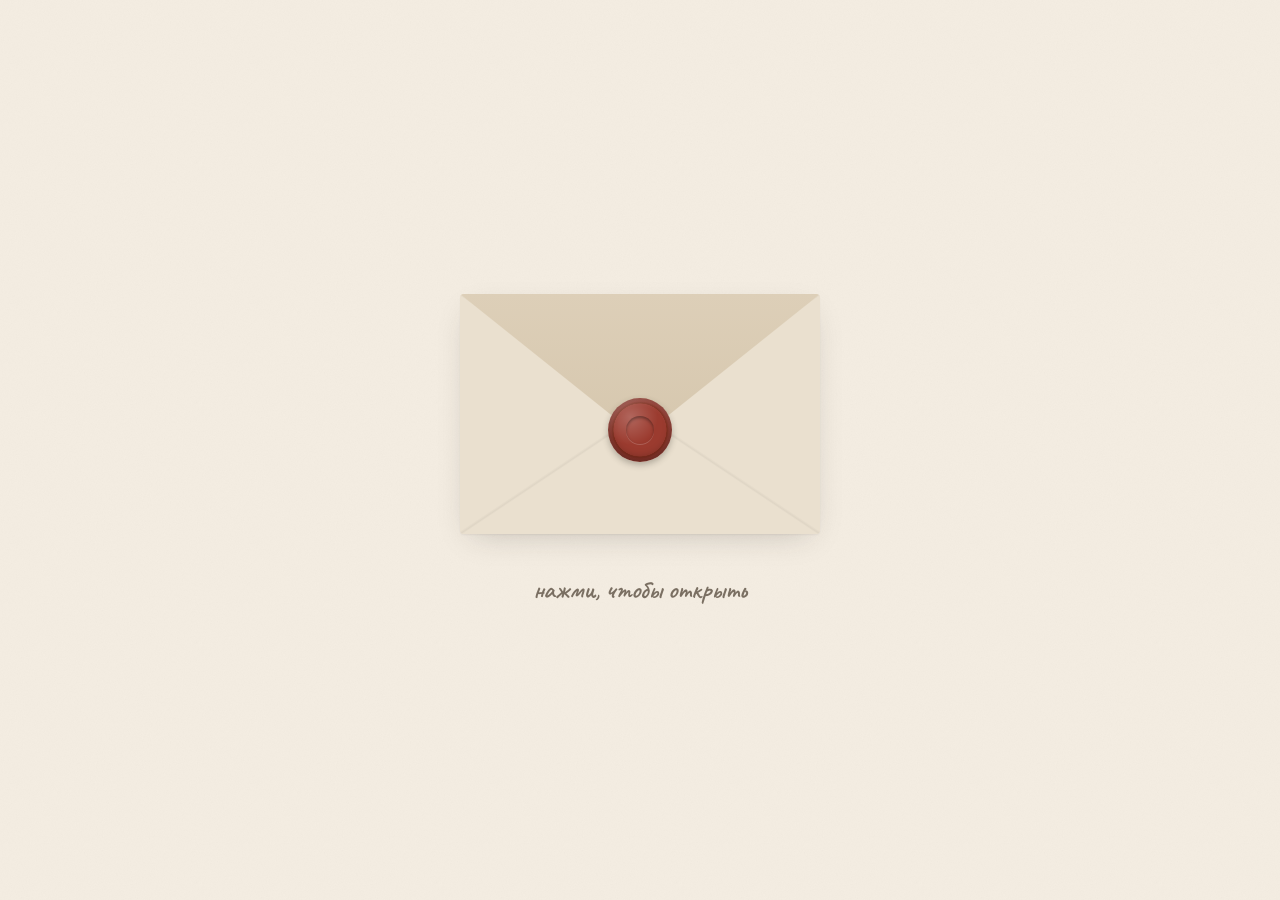
<file: index.html>
<!DOCTYPE html>
<html lang="ru">
<head>
  <meta charset="UTF-8">
  <meta name="viewport" content="width=device-width, initial-scale=1, viewport-fit=cover">
  <meta name="theme-color" content="#F4EDE2">
  <title>С днём рождения, брат!</title>
  <meta name="description" content="Письмо и немного нашей истории — лично тебе.">
  <!-- Сайт личный: просим поисковики не показывать его в выдаче -->
  <meta name="robots" content="noindex, nofollow">

  <!-- Open Graph: карточка ссылки в Telegram / VK / WhatsApp -->
  <meta property="og:type" content="website">
  <meta property="og:locale" content="ru_RU">
  <meta property="og:title" content="С днём рождения, брат!">
  <meta property="og:description" content="Тебе письмо. Открой конверт — внутри немного нашей истории.">
  <!-- Картинка превью. Адрес обязательно полный: Telegram не понимает относительные пути -->
  <meta property="og:url" content="https://kuzyyyaaaaa.github.io/podaroktimoxe/">
  <meta property="og:image" content="https://kuzyyyaaaaa.github.io/podaroktimoxe/photos/cover.jpg">
  <meta property="og:image:width" content="1200">
  <meta property="og:image:height" content="630">
  <meta name="twitter:card" content="summary_large_image">
  <meta name="twitter:title" content="С днём рождения, брат!">
  <meta name="twitter:description" content="Тебе письмо. Открой конверт — внутри немного нашей истории.">
  <meta name="twitter:image" content="https://kuzyyyaaaaa.github.io/podaroktimoxe/photos/cover.jpg">

  <!-- Шрифты: Cormorant Garamond (заголовки), Onest (текст), Caveat (рукопись). Кириллица подключается через unicode-range. -->
  <link rel="preconnect" href="https://fonts.googleapis.com">
  <link rel="preconnect" href="https://fonts.gstatic.com" crossorigin>
  <link rel="stylesheet" href="https://fonts.googleapis.com/css2?family=Caveat:wght@600&family=Cormorant+Garamond:wght@500;600&family=Onest:wght@400;500&display=swap&subset=cyrillic">

  <link rel="stylesheet" href="style.css">
</head>
<body class="is-locked">

  <!-- ЭКРАН 1: КОНВЕРТ -->
  <section class="envelope-screen" id="envelope-screen">
    <div class="envelope-float">
      <button class="envelope" id="envelope" type="button" aria-label="Открыть конверт">
        <span class="envelope__back"></span>
        <span class="envelope__sheet"></span>
        <span class="envelope__pocket"></span>
        <span class="envelope__flap"></span>
        <span class="envelope__seal" aria-hidden="true"></span>
      </button>
    </div>
    <p class="envelope-hint">нажми, чтобы открыть</p>
  </section>

  <!-- Всё, что открывается после конверта -->
  <main class="album" id="album" hidden>

    <!-- ЭКРАН 2: ПИСЬМО -->
    <section class="letter-screen" id="letter-screen">
      <article class="letter" id="letter">
        <div class="letter__text" id="letter-text"></div>
        <p class="letter__signature" id="letter-signature"></p>
      </article>

      <button class="scroll-arrow" id="scroll-arrow" type="button" aria-label="Дальше — наша история">
        <svg viewBox="0 0 24 24" width="28" height="28" aria-hidden="true">
          <path d="M5 9l7 7 7-7" fill="none" stroke="currentColor" stroke-width="1.5" stroke-linecap="round" stroke-linejoin="round"/>
        </svg>
      </button>
    </section>

    <!-- ЭКРАН 3: ТАЙМЛАЙН -->
    <section class="timeline" id="timeline">
      <h2 class="timeline__title">Наша история</h2>
      <div class="timeline__track">
        <span class="timeline__line" id="timeline-line" aria-hidden="true"></span>
        <ol class="timeline__list" id="timeline-list"></ol>
      </div>
    </section>

    <!-- ЭКРАН 4: ФИНАЛ -->
    <section class="finale" id="finale">
      <p class="finale__wish" id="finale-wish"></p>
      <button class="finale__restart" id="restart" type="button">в начало</button>
    </section>
  </main>

  <!-- Холст для конфетти -->
  <canvas class="confetti" id="confetti" aria-hidden="true"></canvas>

  <script src="script.js"></script>
</body>
</html>
</file>
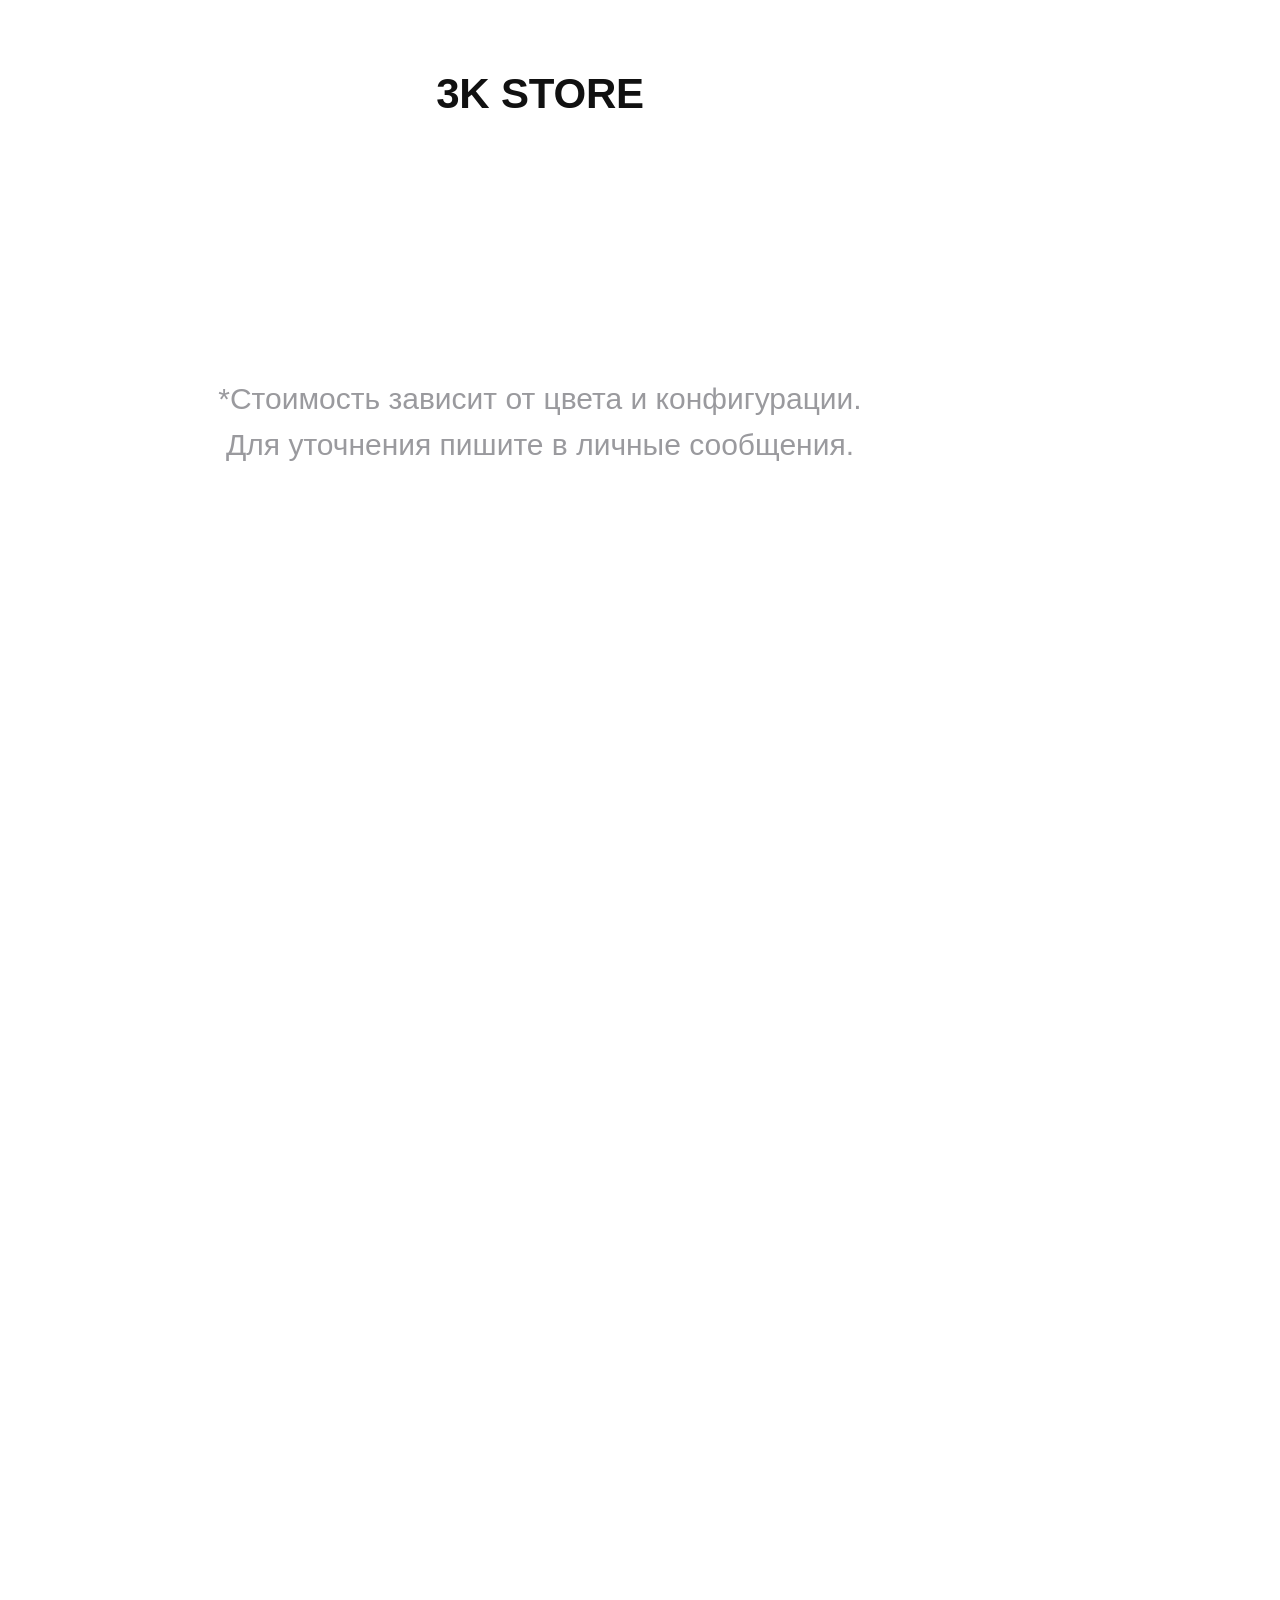
<file: price/template.html>
<!doctype html>
<html lang="ru">
<head>
<meta charset="utf-8">
<title>Прайс 3K STORE</title>
<style>
  * { margin: 0; padding: 0; box-sizing: border-box; }
  html, body { width: 1080px; height: 1920px; background: #fff; }
  body {
    font-family: 'Inter Display', 'Inter', sans-serif;
    color: #111;
    display: flex; flex-direction: column; align-items: center;
    -webkit-font-smoothing: antialiased;
  }
  .brand { margin-top: 70px; font-size: 42px; font-weight: 700; letter-spacing: -0.2px; }
  .title { margin-top: 62px; font-size: 83px; font-weight: 700; letter-spacing: -2.4px; line-height: 1.05; text-align: center; white-space: pre-line; }
  .cards { margin-top: 62px; width: 968px; display: flex; flex-direction: column; gap: 18px; }
  .card {
    position: relative; overflow: hidden;
    background: #f2f2f0; border-radius: 44px;
    padding: 36px 48px 30px;
  }
  .name { font-size: 45px; font-weight: 700; letter-spacing: -0.9px; line-height: 52px; }
  .row { display: flex; align-items: center; height: 52px; }
  .mem { width: 150px; font-family: 'Inter', sans-serif; font-size: 30.5px; font-weight: 400; color: #8e8e93; letter-spacing: 0.2px; }
  .price { font-size: 33px; font-weight: 700; letter-spacing: -0.6px; }
  .arrow { width: 15px; height: 21px; margin-left: 12px; margin-top: 2px; }
  .phone { position: absolute; right: 0; top: 6px; bottom: 6px; }
  .phone img { height: 100%; display: block; }
  /* Крупный вариант, когда карточек мало (size: 'large' в данных) */
  .large .card { padding: 42px 48px 45px; }
  .large .name { font-size: 56px; line-height: 64px; letter-spacing: -1.2px; }
  .large .row { height: 70px; }
  .large .mem { font-size: 40px; }
  .large .price { font-size: 43px; letter-spacing: -0.8px; }
  .large .arrow { width: 19px; height: 28px; margin-left: 14px; }
  .large .brand { margin-top: 112px; }
  .large .title { margin-top: 70px; }
  .foot .date { color: #111; font-weight: 600; font-size: 34px; }
  .large .cards { gap: 28px; margin-top: 70px; }
  .hero { margin-top: 36px; width: 960px; display: block; }
  .foot {
    margin-top: 50px; text-align: center;
    font-family: 'Inter', sans-serif; font-size: 30px; line-height: 46px; color: #9a9a9e;
  }
</style>
</head>
<body>
  <div class="brand">3K STORE</div>
  <div class="title" id="title"></div>
  <div class="cards" id="cards"></div>
  <img class="hero" id="hero" hidden>
  <div class="foot"><span class="date" id="date"></span><br>*Стоимость зависит от цвета и конфигурации.<br>Для уточнения пишите в личные сообщения.</div>

<script>
function draw(data) {
  const fmt = n => n.toLocaleString('ru-RU').replace(/\s/g, ' ');
  const arrow = '<svg class="arrow" viewBox="0 0 15 21"><rect x="6" y="0" width="3" height="11" fill="#2da846"/><path d="M1 10.5h13L7.5 20.5z" fill="#2da846"/></svg>';
  if (data.size) document.body.classList.add(data.size);
  document.getElementById('title').textContent = data.title;
  document.getElementById('date').textContent = 'Цены на ' + data.date.slice(0, 5);
  if (data.hero) Object.assign(document.getElementById('hero'), { src: `phones/${data.hero}.png`, hidden: false });
  document.getElementById('cards').innerHTML = data.models.map(m => `
    <div class="card">
      ${m.phone ? `<div class="phone"><img src="phones/${m.phone}.png"></div>` : ""}
      <div class="name">${m.name}</div>
      ${m.rows.map(r => `
        <div class="row">
          <span class="mem">${r.mem}</span>
          <span class="price">от ${fmt(r.price)} ₽</span>
          ${r.prev && r.price < r.prev ? arrow : ''}
        </div>`).join('')}
    </div>`).join('');
}
</script>
</body>
</html>
</file>
<file: style.css>
/* =========================================================
   Палитра и базовые переменные
   ========================================================= */
:root {
  --paper: #F4EDE2;       /* основной фон */
  --paper-deep: #EAE0CF;  /* карточки, конверт */
  --paper-dark: #DDCFB8;  /* клапан конверта — чуть темнее корпуса */
  --ink: #2E2A26;         /* текст */
  --ink-soft: #7A6F62;    /* подписи, годы */
  --seal: #9B3B2F;        /* сургуч, акценты */
  --gold: #C4A05A;        /* тонкие линии, детали */

  --font-title: "Cormorant Garamond", Georgia, serif;
  --font-text: "Onest", system-ui, -apple-system, "Segoe UI", sans-serif;
  --font-hand: "Caveat", "Comic Sans MS", cursive;

  --ease-soft: cubic-bezier(.4, 0, .2, 1);
  --shadow-soft: 0 1px 2px rgba(46, 42, 38, .06), 0 10px 30px -12px rgba(46, 42, 38, .25);
}

*,
*::before,
*::after {
  box-sizing: border-box;
}

html {
  -webkit-text-size-adjust: 100%;
}

body {
  margin: 0;
  min-height: 100svh;
  background-color: var(--paper);
  color: var(--ink);
  font-family: var(--font-text);
  font-size: 18px;
  line-height: 1.8;
  overflow-x: hidden;          /* страховка от горизонтального скролла */
  -webkit-tap-highlight-color: transparent;
}

/* Пока конверт закрыт — страницу не прокручиваем */
body.is-locked {
  overflow: hidden;
}

/* Бумажная текстура: шум feTurbulence в data-URI, поверх фона, под контентом */
body::before {
  content: "";
  position: fixed;
  inset: 0;
  z-index: 0;
  pointer-events: none;
  opacity: .04;
  background-image: url("data:image/svg+xml,%3Csvg xmlns='http://www.w3.org/2000/svg' width='240' height='240'%3E%3Cfilter id='n'%3E%3CfeTurbulence type='fractalNoise' baseFrequency='.85' numOctaves='3' stitchTiles='stitch'/%3E%3CfeColorMatrix type='saturate' values='0'/%3E%3C/filter%3E%3Crect width='100%25' height='100%25' filter='url(%23n)'/%3E%3C/svg%3E");
  background-size: 240px 240px;
}

[hidden] {
  display: none !important;
}

button {
  font: inherit;
  color: inherit;
}

/* =========================================================
   ЭКРАН 1: КОНВЕРТ
   ========================================================= */
.envelope-screen {
  position: relative;
  z-index: 1;
  min-height: 100vh;
  min-height: 100svh;
  display: flex;
  flex-direction: column;
  align-items: center;
  justify-content: center;
  gap: 40px;
  padding: 24px 16px;
  overflow: hidden;
  transition: opacity .4s ease;
}

.envelope-screen.is-faded {
  opacity: 0;
}

/* Обёртка отвечает только за «дыхание» конверта */
.envelope-float {
  animation: envelope-float 4s ease-in-out infinite;
}

.envelope-screen.is-opening .envelope-float {
  animation-play-state: paused;
}

@keyframes envelope-float {
  0%, 100% { transform: translateY(0); }
  50%      { transform: translateY(-8px); }
}

.envelope {
  position: relative;
  display: block;
  width: min(86vw, 360px);
  aspect-ratio: 3 / 2;
  padding: 0;
  border: 0;
  background: none;
  cursor: pointer;
  touch-action: manipulation;
  -webkit-user-select: none;
  user-select: none;
}

.envelope:focus-visible {
  outline: 2px dashed var(--gold);
  outline-offset: 10px;
  border-radius: 6px;
}

/* Общее для частей конверта, которые уезжают вниз */
.envelope__back,
.envelope__pocket,
.envelope__flap,
.envelope__seal {
  transition:
    translate .5s var(--ease-soft),
    opacity .5s var(--ease-soft);
}

/* Задняя стенка */
.envelope__back {
  position: absolute;
  inset: 0;
  z-index: 0;
  border-radius: 4px;
  background: var(--paper-deep);
  box-shadow: var(--shadow-soft);
}

/* Письмо внутри конверта */
.envelope__sheet {
  position: absolute;
  left: 7%;
  right: 7%;
  top: 6%;
  bottom: 8%;
  z-index: 1;
  border-radius: 2px;
  background:
    repeating-linear-gradient(
      to bottom,
      transparent 0 18px,
      rgba(196, 160, 90, .22) 18px 19px
    ) 0 28px / 100% calc(100% - 44px) no-repeat,
    #FFFDF8;
  border: 1px solid rgba(196, 160, 90, .5);
  box-shadow: 0 2px 6px rgba(46, 42, 38, .08);
  transition:
    translate .5s var(--ease-soft),
    opacity .5s var(--ease-soft);
}

/* Передний «карман» — всё, кроме верхнего треугольника */
.envelope__pocket {
  position: absolute;
  inset: 0;
  z-index: 2;
  border-radius: 4px;
  background:
    linear-gradient(to top right, transparent 49.6%, rgba(46, 42, 38, .06) 50%, transparent 50.6%),
    linear-gradient(to top left, transparent 49.6%, rgba(46, 42, 38, .06) 50%, transparent 50.6%),
    var(--paper-deep);
  clip-path: polygon(0 0, 50% 56%, 100% 0, 100% 100%, 0 100%);
}

/* Клапан */
.envelope__flap {
  position: absolute;
  left: 0;
  right: 0;
  top: 0;
  height: 60%;
  z-index: 3;
  background: linear-gradient(to bottom, var(--paper-dark), #D6C7AE);
  clip-path: polygon(0 0, 100% 0, 50% 100%);
  border-radius: 4px 4px 0 0;
  transform-origin: top center;
  transform: perspective(900px) rotateX(0deg);
  transition:
    transform .8s var(--ease-soft),
    translate .5s var(--ease-soft),
    opacity .5s var(--ease-soft);
}

/* Сургучная печать */
.envelope__seal {
  position: absolute;
  left: 50%;
  top: 60%;
  z-index: 4;
  width: 64px;
  height: 64px;
  margin: -40px 0 0 -32px;
  border-radius: 50%;
  background:
    radial-gradient(circle at 35% 30%, rgba(255, 255, 255, .22), transparent 45%),
    radial-gradient(circle, var(--seal) 58%, #86301F 59%, var(--seal) 64%, #7C2C22 100%);
  box-shadow:
    inset 0 0 0 5px rgba(0, 0, 0, .08),
    inset 0 3px 6px rgba(255, 255, 255, .18),
    inset 0 -4px 8px rgba(0, 0, 0, .3),
    0 3px 6px rgba(46, 42, 38, .3);
}

/* Выдавленное кольцо в центре печати — без надписей */
.envelope__seal::after {
  content: "";
  position: absolute;
  inset: 18px;
  border-radius: 50%;
  box-shadow:
    inset 0 2px 3px rgba(0, 0, 0, .35),
    0 1px 0 rgba(255, 255, 255, .18);
}

.envelope-hint {
  margin: 0;
  font-family: var(--font-hand);
  font-weight: 600;
  font-size: 26px;
  line-height: 1.2;
  color: var(--ink-soft);
  animation: hint-pulse 2.4s ease-in-out infinite;
  transition: opacity .3s ease;
}

@keyframes hint-pulse {
  0%, 100% { opacity: .5; }
  50%      { opacity: 1; }
}

/* --- Фазы открытия --- */

/* 1. Клапан отгибается, печать и подсказка гаснут */
.envelope-screen.is-opening .envelope__flap {
  transform: perspective(900px) rotateX(180deg);
}

.envelope-screen.is-opening .envelope__seal {
  opacity: 0;
  transition-duration: .3s;
}

.envelope-screen.is-opening .envelope-hint {
  animation: none;
  opacity: 0;
}

/* 2. Письмо выезжает вверх; клапан уходит за письмо */
.envelope-screen.is-letter-out .envelope__flap {
  z-index: 0;
}

.envelope-screen.is-letter-out .envelope__sheet {
  translate: 0 -62%;
}

/* 3. Конверт уходит вниз, письмо улетает вверх к экрану письма */
.envelope-screen.is-leaving .envelope__back,
.envelope-screen.is-leaving .envelope__pocket,
.envelope-screen.is-leaving .envelope__flap,
.envelope-screen.is-leaving .envelope__seal {
  translate: 0 60vh;
  opacity: 0;
}

.envelope-screen.is-leaving .envelope__sheet {
  translate: 0 -140%;
  opacity: 0;
}

/* =========================================================
   Альбом (всё после конверта)
   ========================================================= */
.album {
  position: relative;
  z-index: 1;
  animation: fade-in .7s ease both;
}

@keyframes fade-in {
  from { opacity: 0; }
  to   { opacity: 1; }
}

/* =========================================================
   ЭКРАН 2: ПИСЬМО
   ========================================================= */
.letter-screen {
  min-height: 100vh;
  min-height: 100svh;
  display: flex;
  flex-direction: column;
  align-items: center;
  justify-content: center;
  gap: 32px;
  padding: 48px 16px 32px;
}

.letter {
  width: 100%;
  max-width: 620px;
  padding: 48px;
  background: #FBF7F0;
  border: 1px solid var(--gold);
  border-radius: 2px;
  box-shadow: var(--shadow-soft);
  position: relative;
}

/* Тонкая внутренняя рамка — как на старой почтовой бумаге */
.letter::before {
  content: "";
  position: absolute;
  inset: 8px;
  border: 1px solid rgba(196, 160, 90, .35);
  pointer-events: none;
}

.letter__text p {
  margin: 0 0 1.1em;
  font-size: 18px;
  line-height: 1.8;
  color: var(--ink);
  overflow-wrap: break-word;
}

.letter__text p,
.letter__signature {
  opacity: 0;
  transform: translateY(16px);
  transition:
    opacity .7s ease-out,
    transform .7s ease-out;
}

.letter.is-visible .letter__text p,
.letter.is-visible .letter__signature {
  opacity: 1;
  transform: none;
}

.letter__signature {
  margin: 24px 0 0;
  text-align: right;
  font-family: var(--font-hand);
  font-weight: 600;
  font-size: 32px;
  line-height: 1.2;
  color: var(--ink);
}

/* Стрелка вниз */
.scroll-arrow {
  display: grid;
  place-items: center;
  width: 48px;
  height: 48px;
  padding: 0;
  border: 1px solid rgba(196, 160, 90, .6);
  border-radius: 50%;
  background: transparent;
  color: var(--seal);
  cursor: pointer;
  touch-action: manipulation;
  animation: arrow-bounce 2s ease-in-out infinite;
}

.scroll-arrow:focus-visible {
  outline: 2px dashed var(--gold);
  outline-offset: 4px;
}

@keyframes arrow-bounce {
  0%, 100% { transform: translateY(0); }
  50%      { transform: translateY(8px); }
}

/* =========================================================
   ЭКРАН 3: ТАЙМЛАЙН
   ========================================================= */
.timeline {
  padding: 96px 16px 120px;
}

.timeline__title {
  margin: 0 0 72px;
  text-align: center;
  font-family: var(--font-title);
  font-weight: 600;
  font-size: clamp(34px, 9vw, 44px);
  line-height: 1.1;
  color: var(--ink);
}

.timeline__track {
  position: relative;
  max-width: 1000px;
  margin: 0 auto;
}

/* Золотая линия, «прорисовывается» по скроллу (scaleY задаёт JS) */
.timeline__line {
  position: absolute;
  top: 0;
  bottom: 0;
  left: 50%;
  width: 1px;
  margin-left: -.5px;
  background: var(--gold);
  transform: scaleY(0);
  transform-origin: top center;
  will-change: transform;
}

.timeline__list {
  list-style: none;
  margin: 0;
  padding: 0;
  display: flex;
  flex-direction: column;
}

.timeline__item {
  position: relative;
  width: calc(50% - 56px);
  opacity: 0;
  transform: translateY(40px);
  transition:
    opacity .7s ease-out,
    transform .7s ease-out;
}

.timeline__item.is-visible {
  opacity: 1;
  transform: none;
}

/* Чётные (1, 3, 5…) — слева, нечётные — справа, с нахлёстом по вертикали */
.timeline__item:nth-child(odd) {
  align-self: flex-start;
  display: flex;
  justify-content: flex-end;
}

.timeline__item:nth-child(even) {
  align-self: flex-end;
  display: flex;
  justify-content: flex-start;
}

.timeline__item + .timeline__item {
  margin-top: -110px;
}

/* Точка на линии */
.timeline__item::after {
  content: "";
  position: absolute;
  top: 48px;
  width: 9px;
  height: 9px;
  border-radius: 50%;
  background: var(--paper);
  border: 1px solid var(--gold);
}

.timeline__item:nth-child(odd)::after {
  right: -60.5px;
}

.timeline__item:nth-child(even)::after {
  left: -60.5px;
}

/* Полароид */
.polaroid {
  position: relative;
  width: 100%;
  max-width: 340px;
  margin: 0;
  padding: 12px 12px 64px;   /* снизу — пустое поле полароида */
  background: #fff;
  box-shadow:
    0 1px 2px rgba(46, 42, 38, .08),
    0 12px 28px -10px rgba(46, 42, 38, .3);
  transform: rotate(var(--tilt, 0deg));
}

/* Кусочек скотча */
.polaroid::before {
  content: "";
  position: absolute;
  top: -10px;
  left: 50%;
  width: 60px;
  height: 20px;
  margin-left: -30px;
  background: rgba(226, 212, 180, .7);
  border-left: 1px dashed rgba(122, 111, 98, .18);
  border-right: 1px dashed rgba(122, 111, 98, .18);
  box-shadow: 0 1px 2px rgba(46, 42, 38, .1);
  transform: rotate(var(--tape-tilt, -2deg));
  z-index: 1;
}

.polaroid__photo {
  position: relative;
  aspect-ratio: 4 / 3;
  background: var(--paper-deep);
  overflow: hidden;
}

.polaroid__photo img {
  display: block;
  width: 100%;
  height: 100%;
  object-fit: cover;
}

/* Фото ещё не положили — показываем мягкий плейсхолдер */
.polaroid__photo.is-missing img {
  display: none;
}

.polaroid__photo.is-missing::after {
  content: "здесь будет фото";
  position: absolute;
  inset: 0;
  display: grid;
  place-items: center;
  font-family: var(--font-hand);
  font-weight: 600;
  font-size: 22px;
  color: rgba(122, 111, 98, .6);
}

/* Мобильная раскладка: одна колонка, линия слева */
@media (max-width: 767px) {
  .timeline {
    padding-top: 72px;
  }

  .timeline__title {
    margin-bottom: 56px;
  }

  .timeline__line {
    left: 12px;
  }

  .timeline__item,
  .timeline__item:nth-child(odd),
  .timeline__item:nth-child(even) {
    width: 100%;
    align-self: stretch;
    justify-content: center;
    padding: 0 8px 0 40px;
  }

  .timeline__item + .timeline__item {
    margin-top: 56px;
  }

  .timeline__item:nth-child(odd)::after,
  .timeline__item:nth-child(even)::after {
    left: 8px;
    right: auto;
  }
}

/* =========================================================
   ЭКРАН 4: ФИНАЛ
   ========================================================= */
.finale {
  min-height: 100vh;
  min-height: 100svh;
  display: flex;
  flex-direction: column;
  align-items: center;
  justify-content: center;
  gap: 48px;
  padding: 64px 16px;
  text-align: center;
}

.finale__wish {
  max-width: 720px;
  margin: 0;
  font-family: var(--font-title);
  font-weight: 500;
  font-size: clamp(30px, 8vw, 40px);
  line-height: 1.25;
  color: var(--ink);
  overflow-wrap: break-word;
}

.finale__restart {
  padding: 10px 28px;
  border: 1px solid var(--seal);
  border-radius: 999px;
  background: transparent;
  color: var(--seal);
  font-family: var(--font-hand);
  font-weight: 600;
  font-size: 24px;
  line-height: 1.2;
  cursor: pointer;
  touch-action: manipulation;
  transition: background-color .25s ease, color .25s ease;
}

.finale__restart:hover,
.finale__restart:focus-visible {
  background: var(--seal);
  color: var(--paper);
  outline: none;
}

/* =========================================================
   Конфетти
   ========================================================= */
.confetti {
  position: fixed;
  inset: 0;
  z-index: 10;
  width: 100%;
  height: 100%;
  pointer-events: none;
  display: none;
}

.confetti.is-active {
  display: block;
}

/* =========================================================
   Мобильные отступы письма
   ========================================================= */
@media (max-width: 600px) {
  .letter {
    padding: 28px;
  }

  .letter__text p {
    font-size: 17px;
  }
}

/* =========================================================
   Уменьшенное движение: только простой fade
   ========================================================= */
@media (prefers-reduced-motion: reduce) {
  .envelope-float,
  .envelope-hint,
  .scroll-arrow {
    animation: none;
  }

  .envelope-hint {
    opacity: .8;
  }

  .letter__text p,
  .letter__signature,
  .timeline__item {
    transform: none;
    transition: opacity .5s ease;
  }

  .timeline__line {
    transform: scaleY(1) !important;
  }

  html {
    scroll-behavior: auto;
  }
}
</file>
